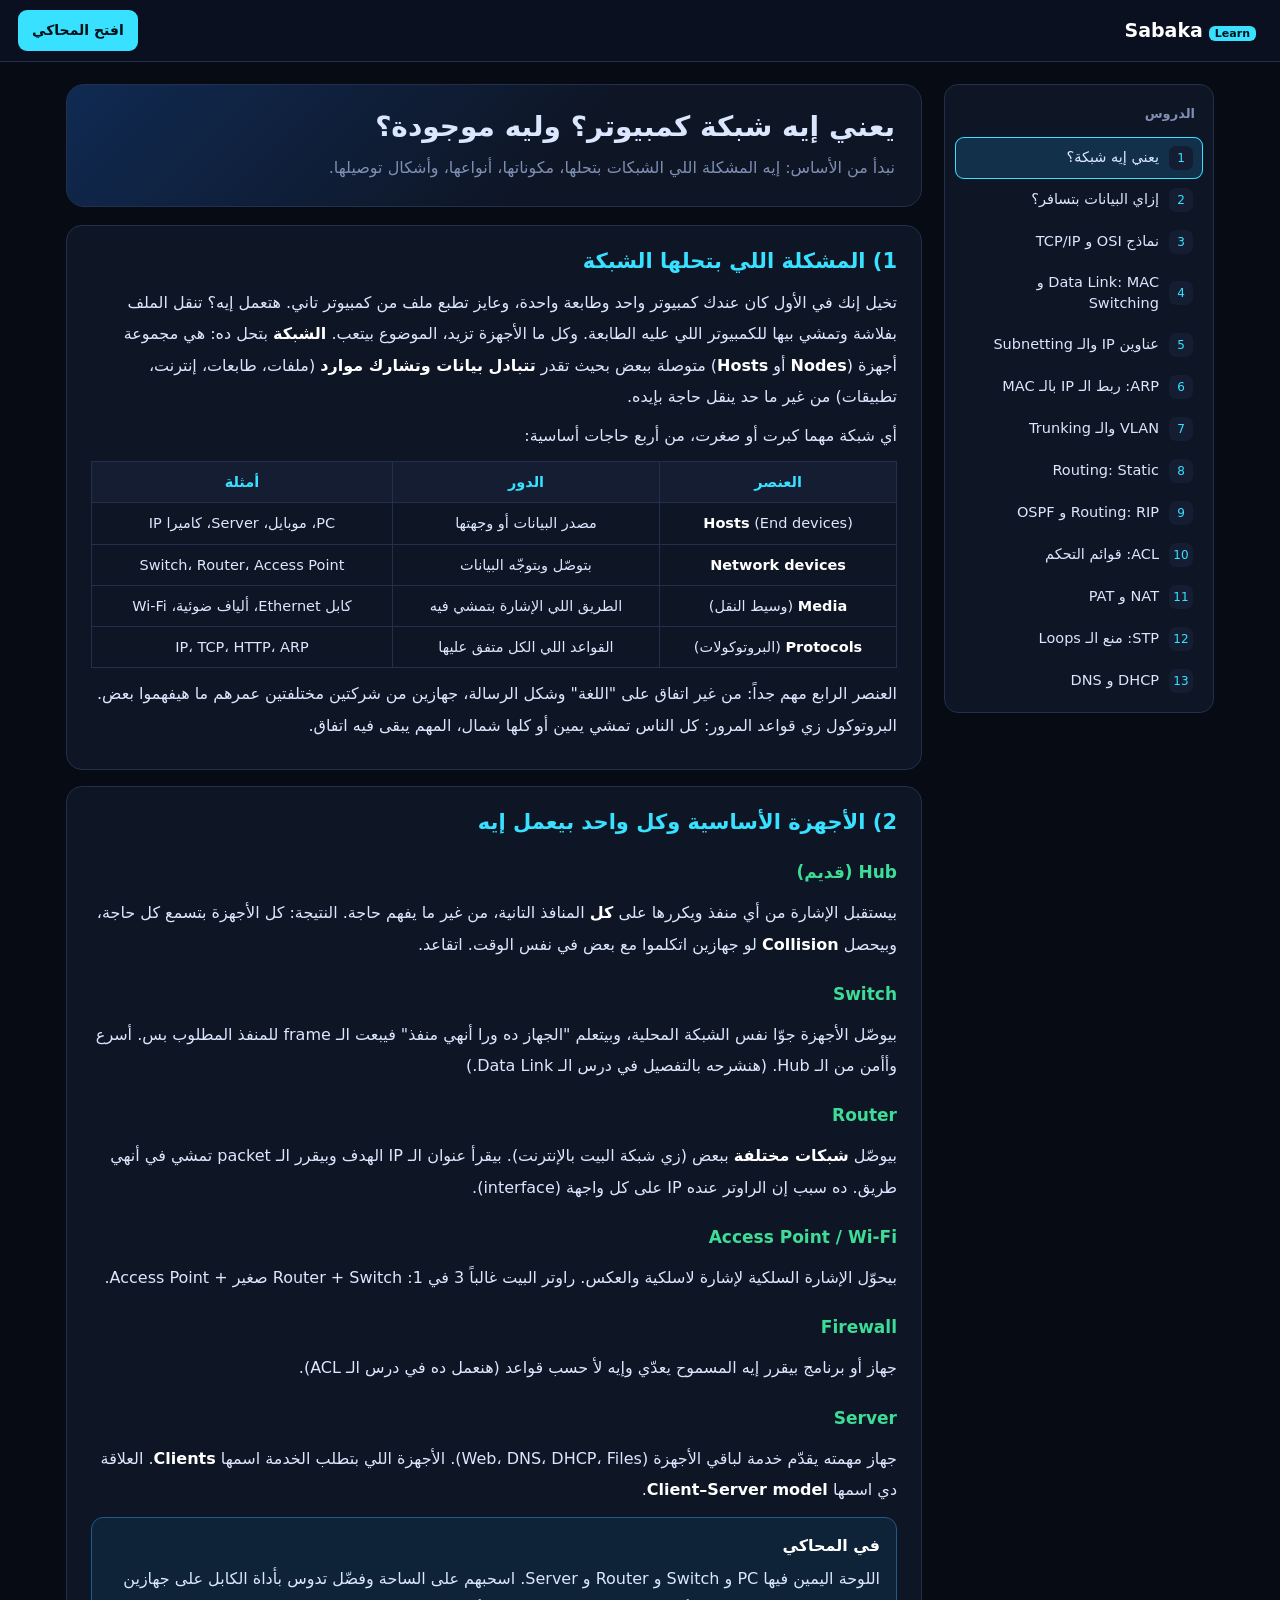
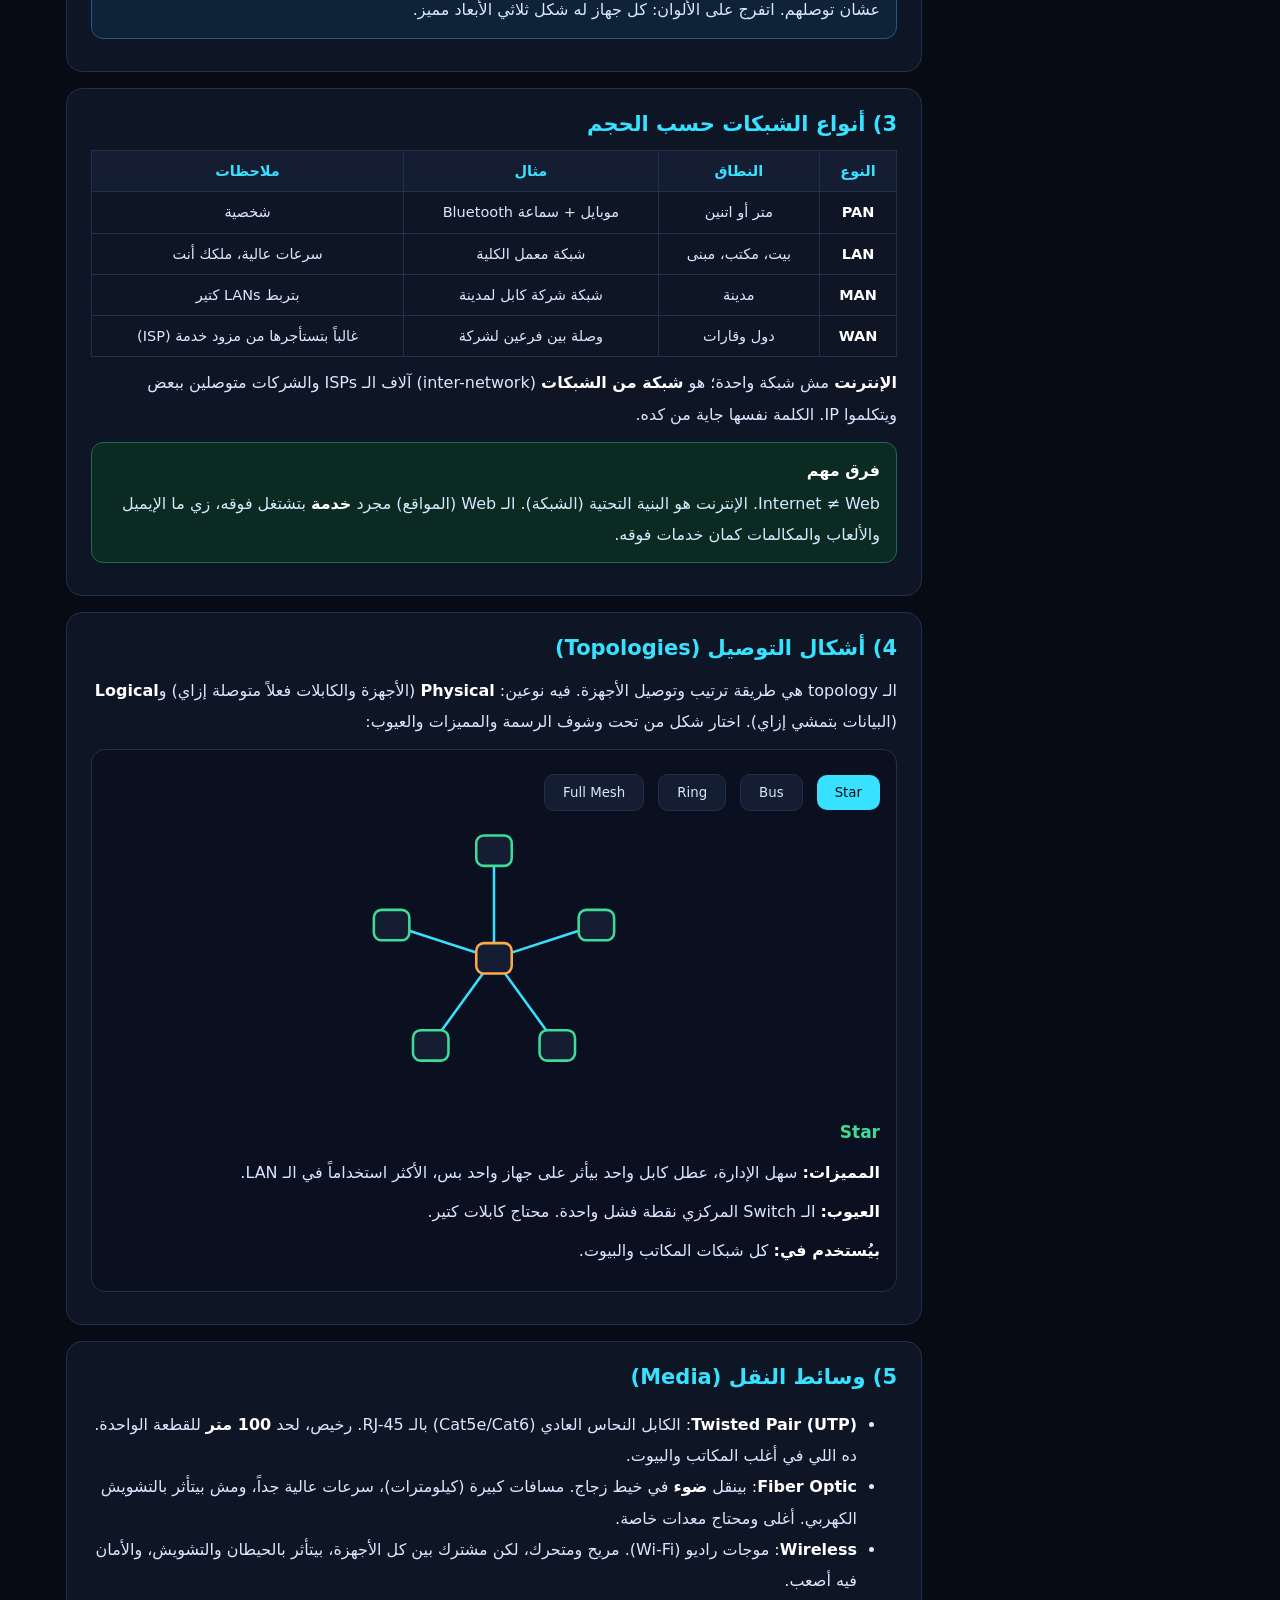
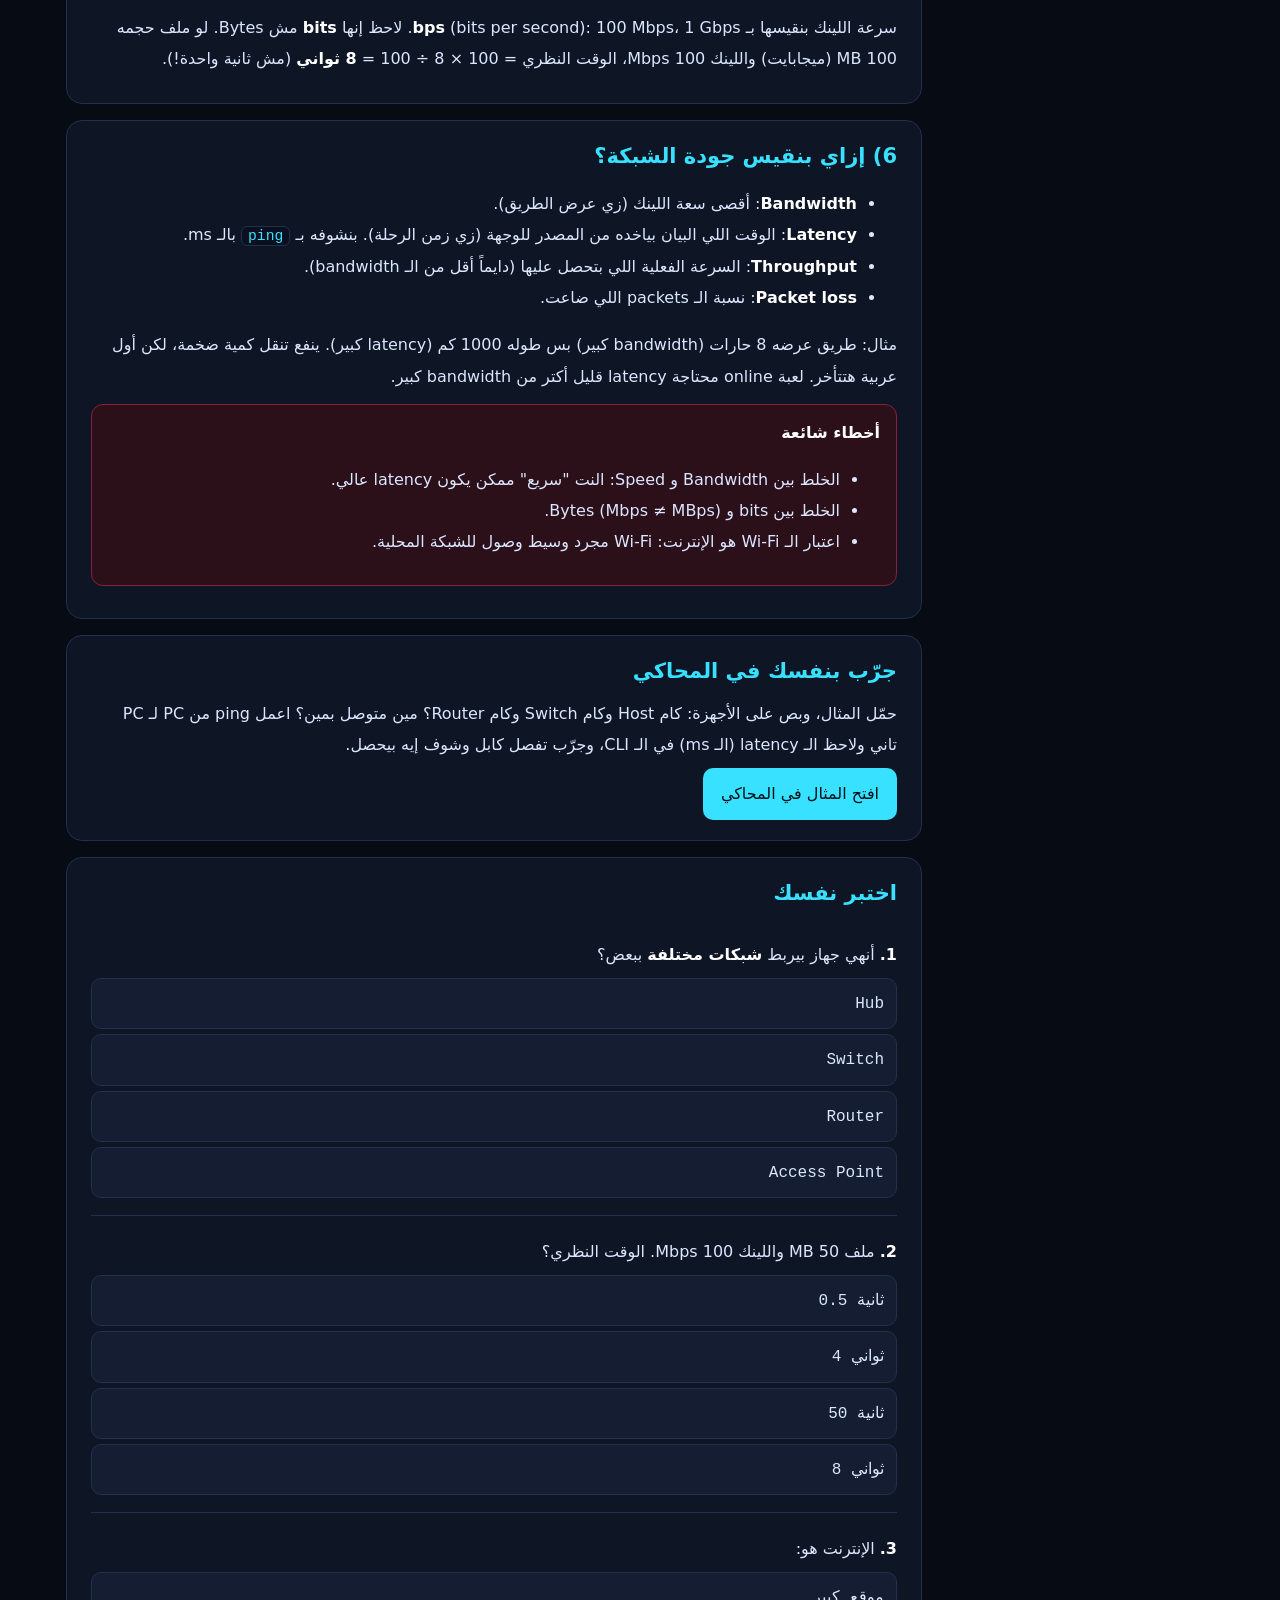
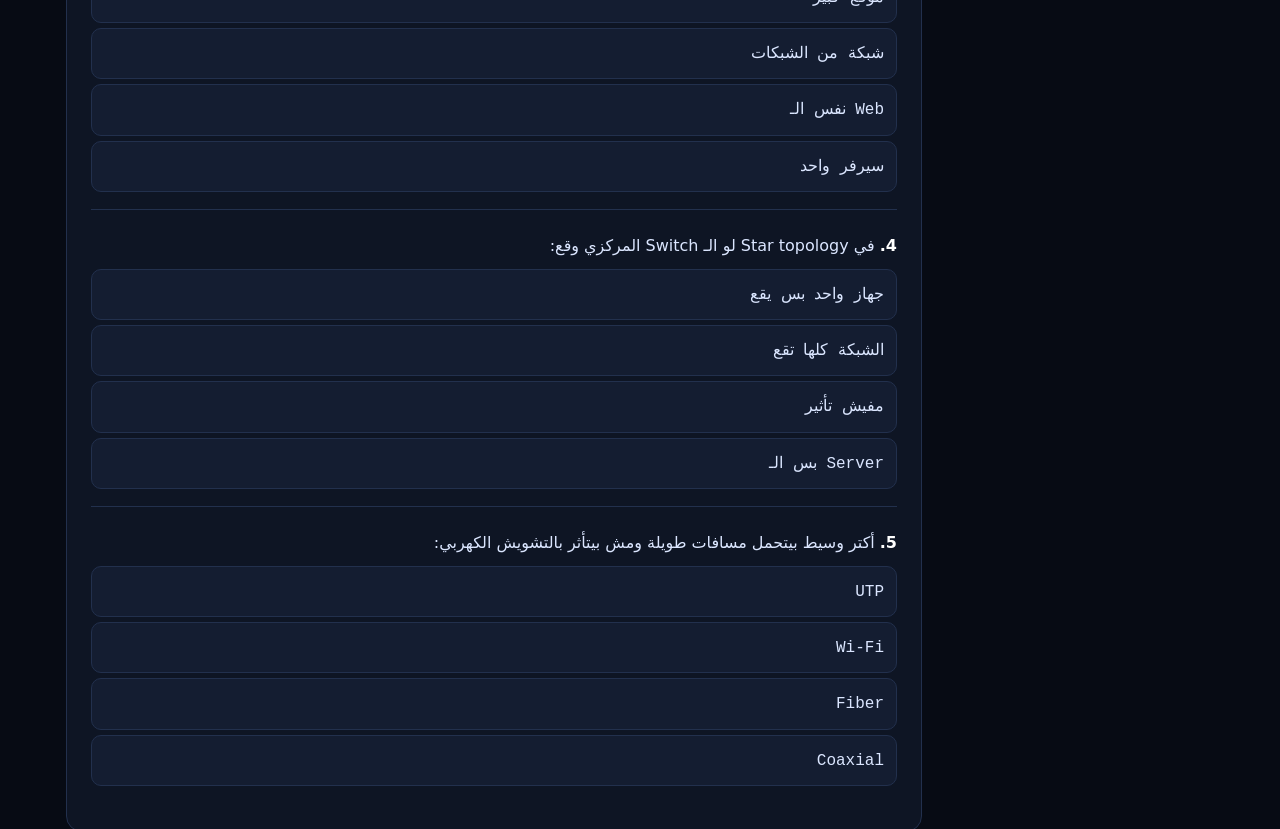
<file: learn.html>
<!doctype html>
<html lang="ar" dir="rtl"><head><meta charset="utf-8"><meta name="viewport" content="width=device-width,initial-scale=1">
<meta name="theme-color" content="#0b1222"><title>تعلّم الشبكات مع Sabaka</title>
<link rel="stylesheet" href="learn.css"></head><body>
<header><div class="brand"><b>Sabaka</b><i>Learn</i></div><a class="btn" href="index.html">افتح المحاكي</a></header>
<div class="wrap"><nav><h4>الدروس</h4><div id="nav"></div></nav><article id="art"></article></div>
<script type="module" src="learn.js"></script></body></html>
</file>
<file: learn.css>
:root{--bg:#070b14;--p:#0e1524;--p2:#141d31;--line:#22304d;--tx:#dbe6ff;--mut:#7e8fb3;--a:#37e1ff;--g:#3ddc97;--o:#ffa94d;--v:#a77bff;--r:#ff5d73}
*{box-sizing:border-box}body{overflow-x:hidden}nav,article{min-width:0}.brand{white-space:nowrap}html{scroll-behavior:smooth}
body{margin:0;background:radial-gradient(1200px 600px at 70% -10%,#13244a 0,transparent 60%),var(--bg);color:var(--tx);font:16px/1.95 system-ui,"Segoe UI",Tahoma,sans-serif}
header{position:sticky;top:0;z-index:5;display:flex;align-items:center;gap:12px;padding:10px 18px;background:#0b1222ee;backdrop-filter:blur(8px);border-bottom:1px solid var(--line)}
.brand b{font-size:19px}.brand i{background:var(--a);color:#001018;font-style:normal;font-size:11px;padding:1px 6px;border-radius:6px;margin:0 6px;font-weight:700}
header a.btn{margin-inline-start:auto;color:#001018;background:var(--a);padding:7px 14px;border-radius:9px;text-decoration:none;font-weight:700;font-size:14px}
.wrap{display:grid;grid-template-columns:270px 1fr;gap:22px;max-width:1180px;margin:0 auto;padding:22px 16px}
nav{position:sticky;top:64px;align-self:start;background:var(--p);border:1px solid var(--line);border-radius:14px;padding:10px}
nav h4{margin:6px 8px 10px;color:var(--mut);font-size:13px;font-weight:600}
nav a{display:flex;gap:10px;align-items:center;padding:9px 10px;border-radius:9px;color:var(--tx);text-decoration:none;font-size:14.5px;line-height:1.5}
nav a:hover{background:var(--p2)}nav a.on{background:#12304a;box-shadow:inset 0 0 0 1px var(--a)}
nav a em{font-style:normal;background:var(--p2);color:var(--a);width:24px;height:24px;display:grid;place-items:center;border-radius:7px;font-size:12px;flex:none}
nav a.soon{opacity:.45;pointer-events:none}nav a.soon span::after{content:" (قريباً)";font-size:11px;color:var(--mut)}
article{min-width:0}
.hero{background:linear-gradient(135deg,#102a52,#0e1524 60%);border:1px solid var(--line);border-radius:18px;padding:22px 26px;margin-bottom:18px}
.hero h1{margin:0 0 6px;font-size:28px;line-height:1.4}.hero p{margin:0;color:var(--mut)}
section.s{background:var(--p);border:1px solid var(--line);border-radius:16px;padding:20px 24px;margin:16px 0}
section.s h2{margin:0 0 10px;font-size:21px;color:var(--a);line-height:1.5}
section.s h3{margin:18px 0 6px;font-size:17px;color:var(--g)}
p{margin:8px 0}b,strong{color:#fff}
code,.ltr{direction:ltr;unicode-bidi:embed;font-family:ui-monospace,Menlo,Consolas,monospace}
code{background:#0a1020;border:1px solid var(--line);padding:1px 6px;border-radius:6px;color:var(--a);font-size:.92em}
pre{direction:ltr;text-align:left;background:#060a14;border:1px solid var(--line);border-radius:10px;padding:12px 14px;overflow:auto;line-height:1.6;font-size:14px;color:#cfe7ff}
.box{border-radius:12px;padding:12px 16px;margin:12px 0;border:1px solid}
.box.tip{background:#0b2a22;border-color:#1f6b52}.box.warn{background:#2c1a10;border-color:#8a4d1f}.box.err{background:#2c1019;border-color:#8a1f3a}.box.sim{background:#0e2238;border-color:#1f5a8a}
.box b.t{display:block;margin-bottom:2px}
table{border-collapse:collapse;width:100%;margin:10px 0;font-size:14.5px}th,td{border:1px solid var(--line);padding:6px 10px;text-align:center}th{background:var(--p2);color:var(--a)}
.bits{direction:ltr;display:flex;flex-wrap:wrap;gap:3px 10px;font-family:ui-monospace,Menlo,monospace;font-size:19px;margin:6px 0}
.bits .oct{display:flex}.bits .n{color:var(--a)}.bits .h{color:var(--o)}
.calc{background:#0a1020;border:1px solid var(--line);border-radius:14px;padding:16px;margin:12px 0}
.calc input[type=text]{direction:ltr;background:var(--bg);color:var(--tx);border:1px solid var(--line);border-radius:9px;padding:9px 12px;font:17px ui-monospace,monospace;width:100%;max-width:260px}
.calc input[type=range]{width:100%;max-width:360px;direction:ltr;accent-color:var(--a)}
.calc .row{display:flex;gap:14px;flex-wrap:wrap;align-items:center;margin:8px 0}
.calc dl{display:grid;grid-template-columns:150px 1fr;gap:4px 12px;margin:10px 0 0}.calc dt{color:var(--mut)}.calc dd{margin:0;direction:ltr;text-align:right;font-family:ui-monospace,monospace;color:#fff}
.bar{direction:ltr;display:flex;height:22px;border-radius:7px;overflow:hidden;border:1px solid var(--line);margin:8px 0}.bar i{display:block;height:100%}.bar .n{background:linear-gradient(#37e1ff,#1b8fb0)}.bar .h{background:linear-gradient(#ffa94d,#b9702a)}
.btn2{display:inline-block;background:var(--a);color:#001018;border:0;border-radius:10px;padding:10px 18px;font:700 15px inherit;font-family:inherit;cursor:pointer;text-decoration:none}
.btn2.ghost{background:var(--p2);color:var(--tx);border:1px solid var(--line)}
.video{display:none;aspect-ratio:16/9;border-radius:14px;overflow:hidden;border:1px solid var(--line);margin:16px 0;background:#000}.video.on{display:block}.video iframe{width:100%;height:100%;border:0}
.quiz .q{border-top:1px solid var(--line);padding:12px 0}.quiz .q:first-of-type{border:0}
.quiz label{display:block;padding:8px 12px;margin:5px 0;border:1px solid var(--line);border-radius:10px;cursor:pointer;background:var(--p2)}
.quiz label:hover{border-color:var(--a)}.quiz label.ok{background:#0e3a2c;border-color:var(--g)}.quiz label.bad{background:#3a1220;border-color:var(--r)}
.quiz .ex{display:none;color:var(--mut);font-size:14.5px;margin-top:4px}.quiz .ex.on{display:block}
.score{font-weight:700;color:var(--g)}
@media(max-width:860px){.wrap{grid-template-columns:minmax(0,1fr)}table{display:block;overflow-x:auto}.bits{font-size:14px}nav{position:static}nav div{display:flex;flex-wrap:wrap}header a.btn{padding:6px 10px}.calc dl{grid-template-columns:110px 1fr}.hero h1{font-size:23px}section.s{padding:16px}}

@media(max-width:860px){nav{padding:10px 12px}nav h4{margin:0 0 6px}nav div{flex-wrap:nowrap!important;overflow-x:auto;gap:6px;padding-bottom:6px;-webkit-overflow-scrolling:touch}nav div a{flex:0 0 auto;white-space:nowrap;padding:8px 12px}}
</file>
